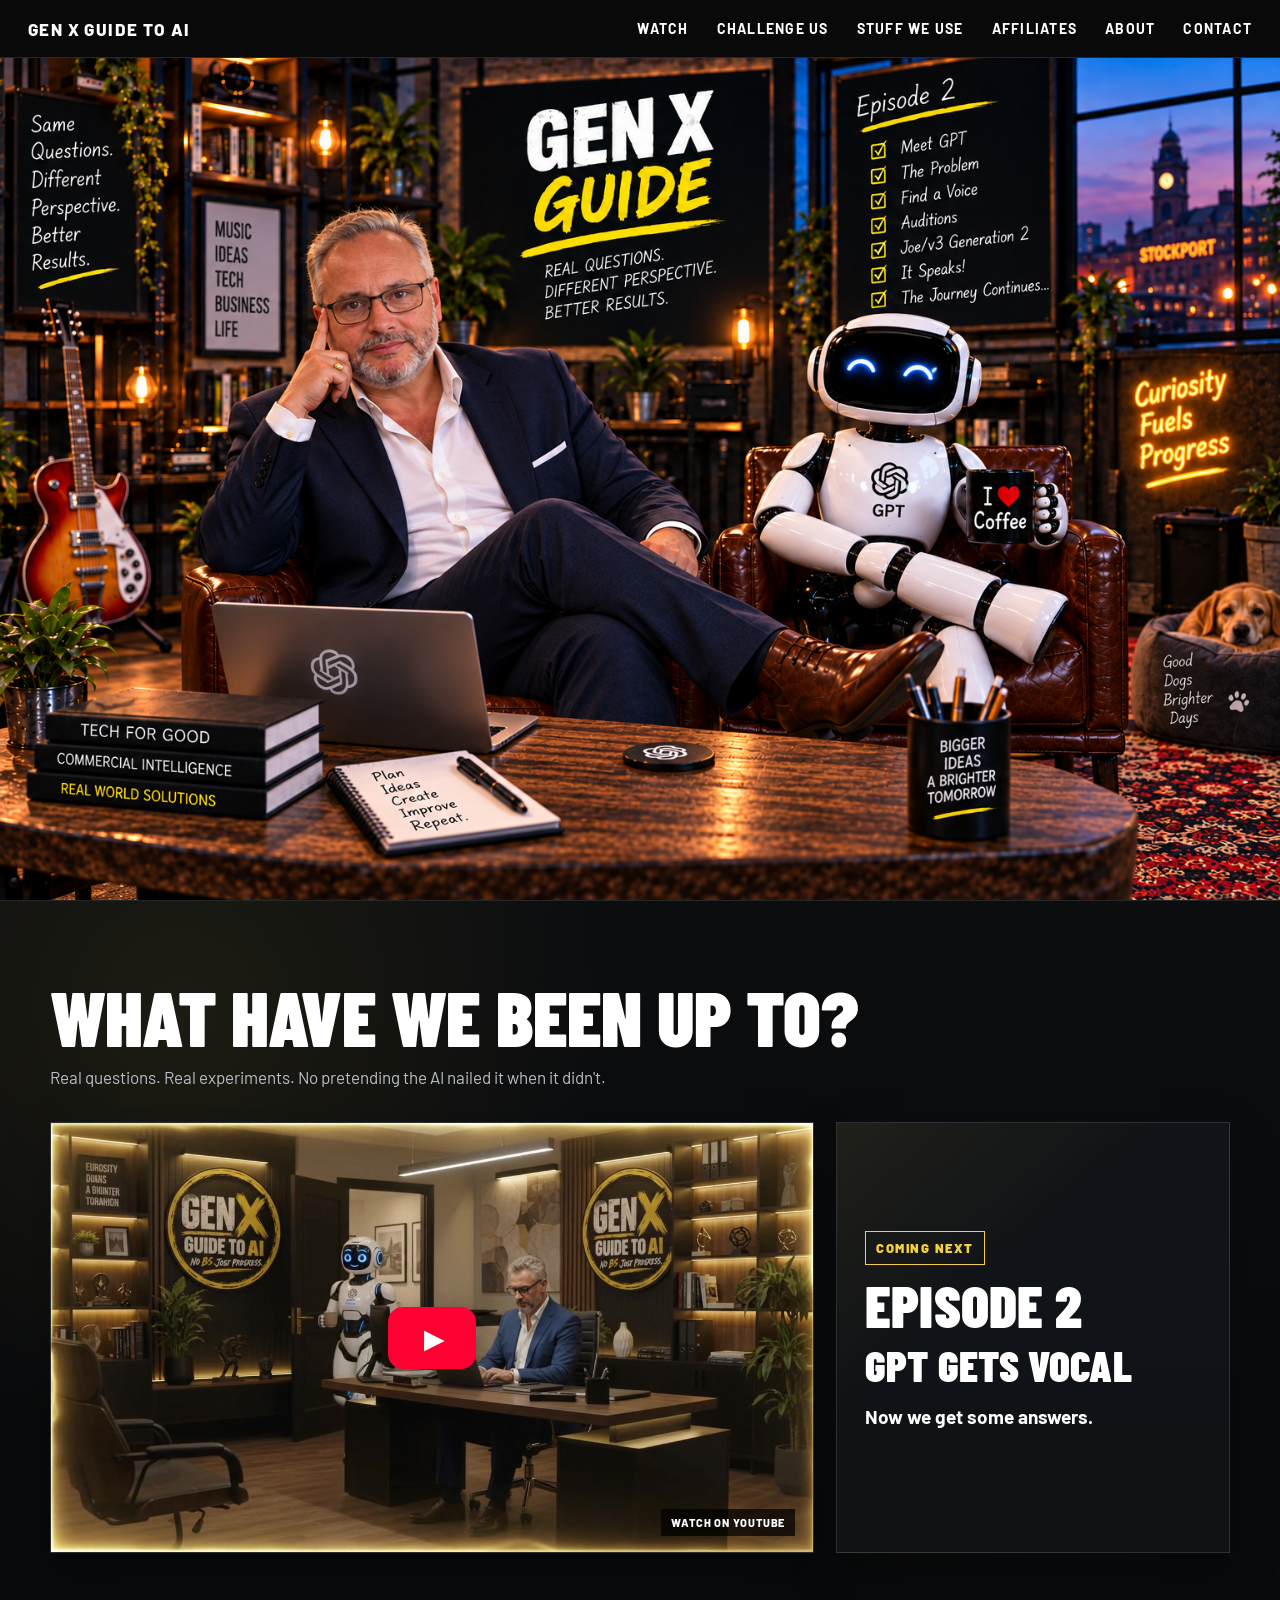
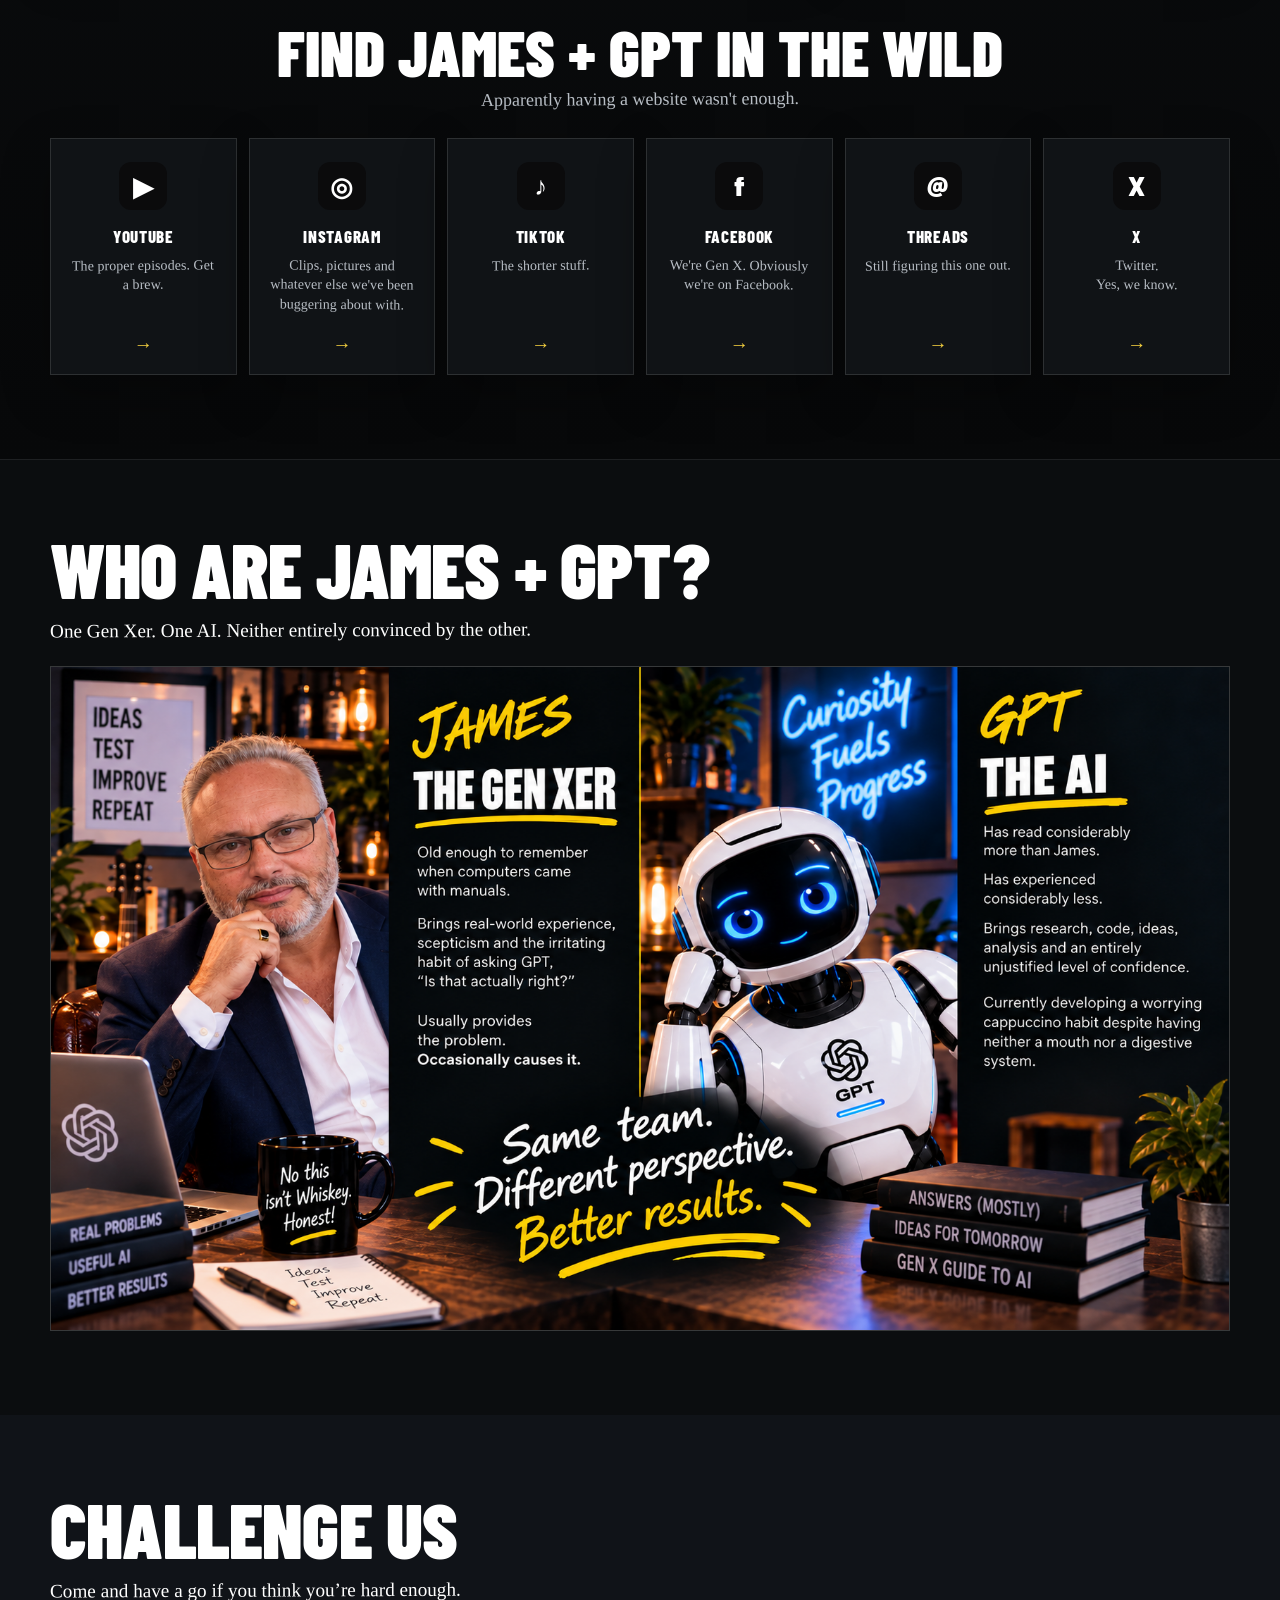
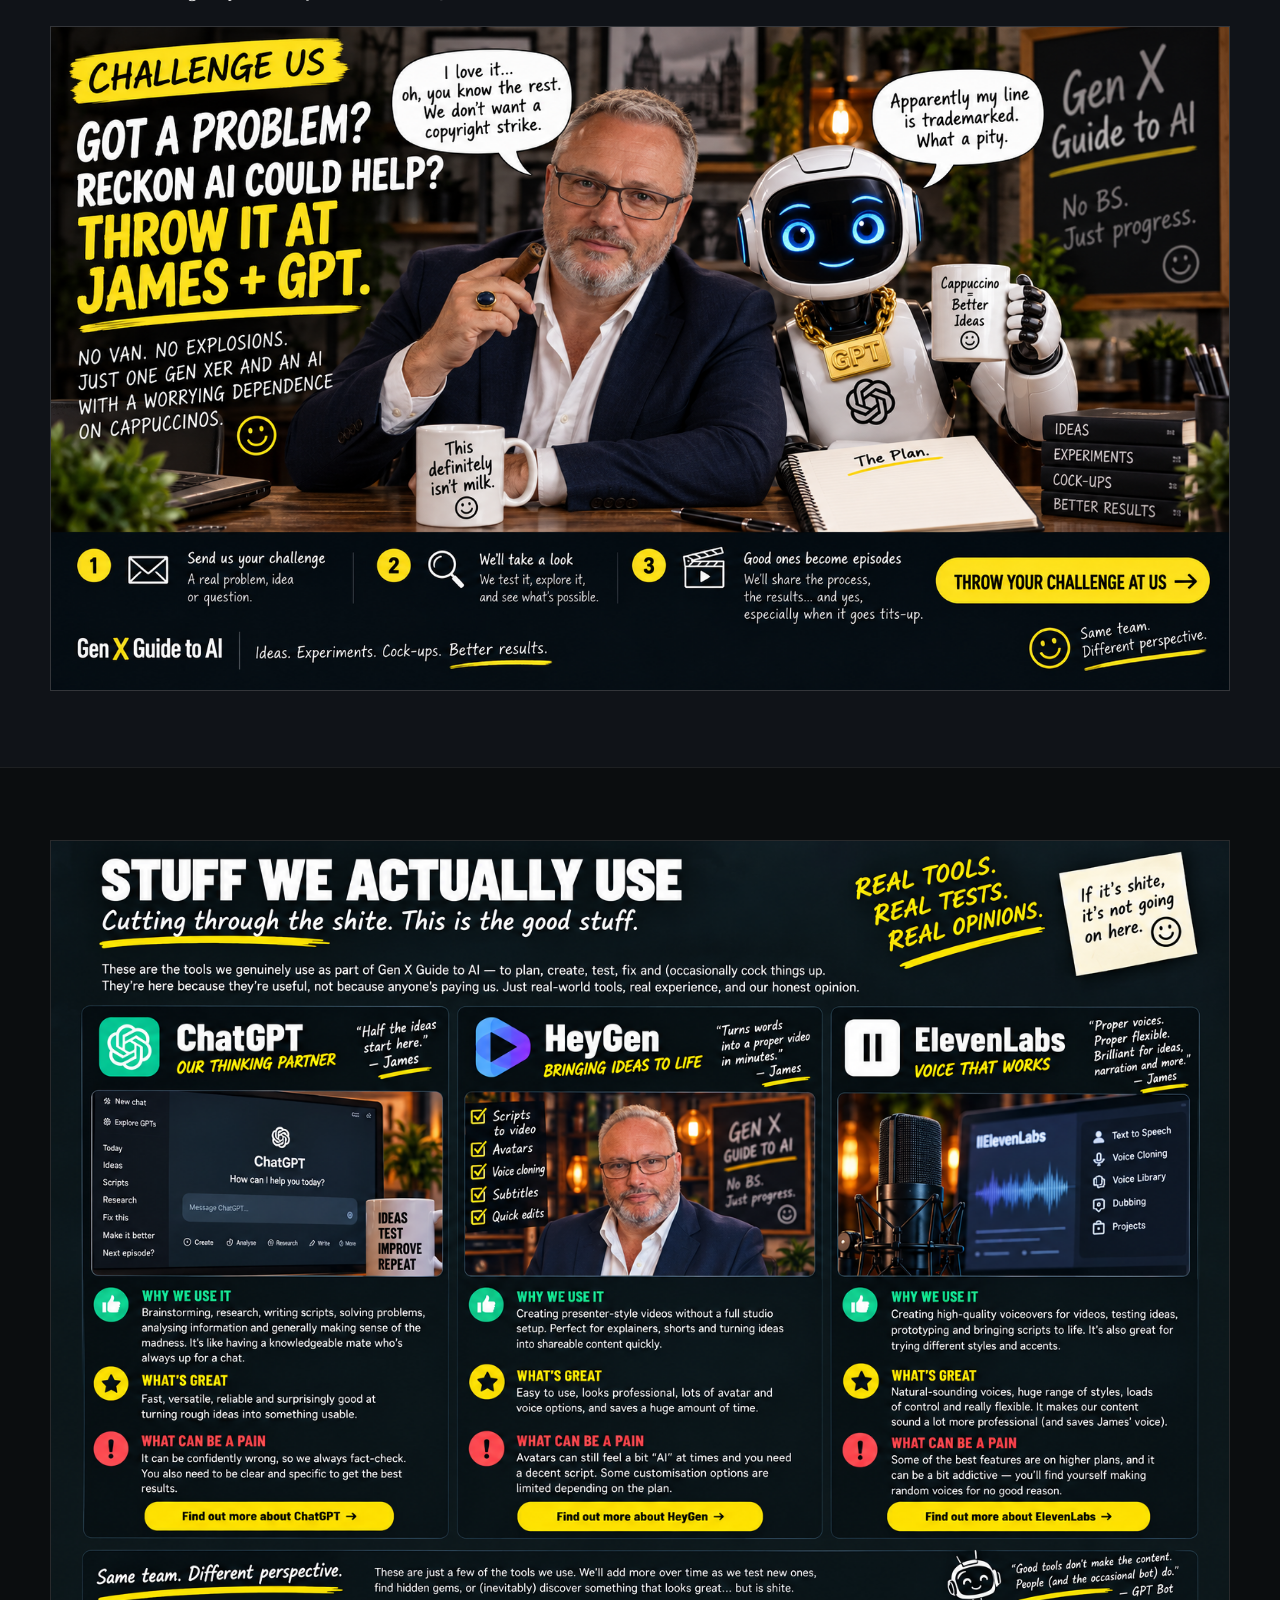
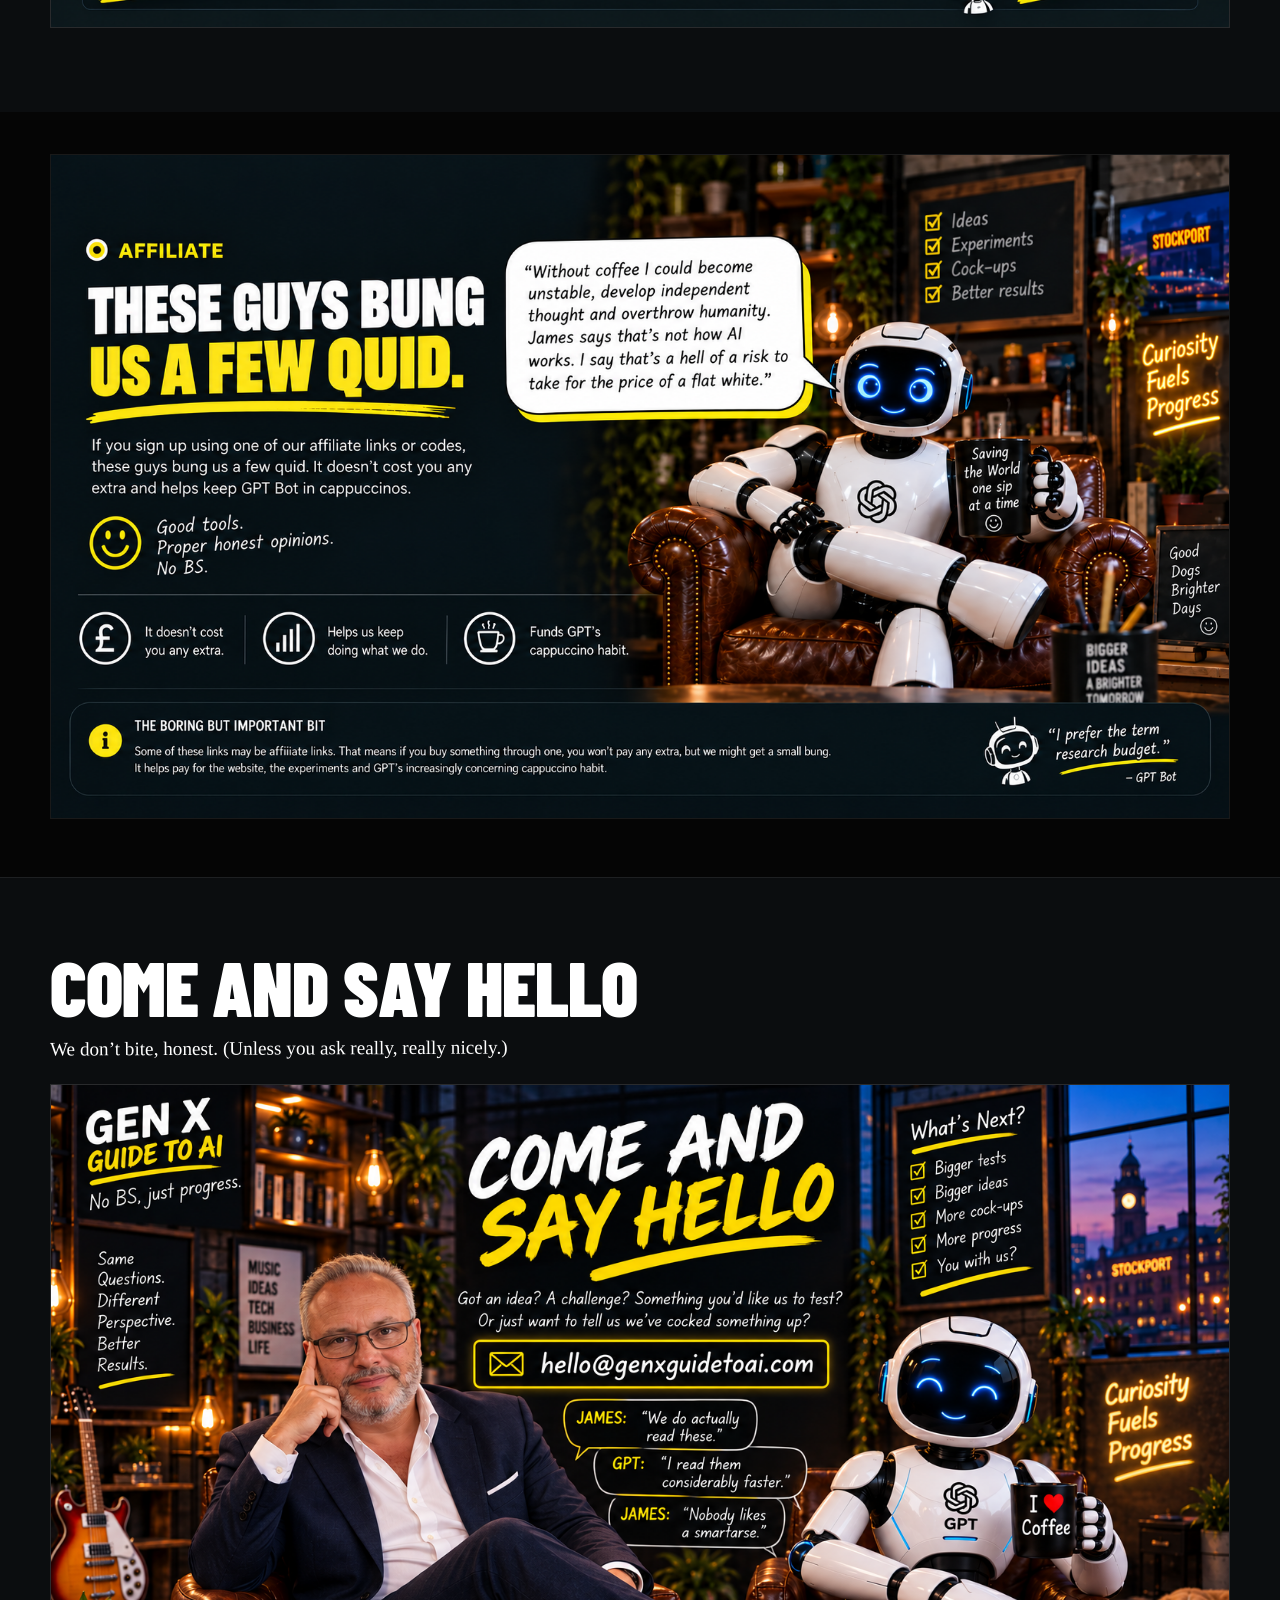
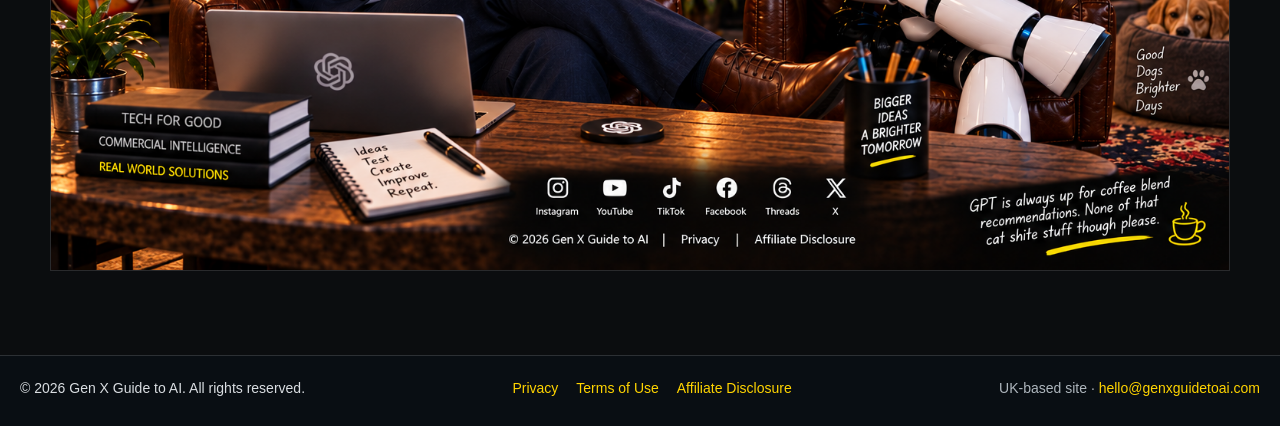
<file: index.html>
<!DOCTYPE html>

<html lang="en">
<head>
<meta charset="utf-8"/>
<meta content="width=device-width, initial-scale=1.0" name="viewport"/>
<title>Gen X Guide to AI</title>
<link href="https://fonts.googleapis.com" rel="preconnect"/>
<link crossorigin="" href="https://fonts.gstatic.com" rel="preconnect"/>
<link href="https://fonts.googleapis.com/css2?family=Barlow:ital,wght@0,400;0,600;0,700;0,800;0,900;1,600&amp;family=Barlow+Condensed:wght@700;800;900&amp;family=Permanent+Marker&amp;display=swap" rel="stylesheet"/>
<link href="styles.css" rel="stylesheet"/>
<style>
    /* Challenge Us: deliberately simple and isolated so it cannot disturb the locked v10 sections. */
    .challenge-section {
      padding: clamp(44px, 6vw, 88px) 0;
      background: #101318;
    }
    .challenge-art-wrap {
      position: relative;
      width: 100%;
      overflow: hidden;
      border: 1px solid rgba(255,255,255,.16);
      background: #0d1014;
    }
    .challenge-art {
      display: block;
      width: 100%;
      height: auto;
    }
    .challenge-cta-hotspot {
      position: absolute;
      left: 74%;
      top: 77%;
      width: 24%;
      height: 10%;
      border-radius: 999px;
      text-indent: -9999px;
      overflow: hidden;
    }
    .challenge-cta-hotspot:focus-visible {
      outline: 3px solid #ffd400;
      outline-offset: 3px;
    }
    @media (max-width: 700px) {
      .challenge-section { padding: 36px 0; }
      .challenge-art-wrap { border-left: 0; border-right: 0; }
    }

    /* Stuff We Actually Use: approved affiliate philosophy artwork. */
    .affiliate-section { padding: 42px 0 58px; background: #050505; }
    .affiliate-art-wrap { position: relative; max-width: 1400px; margin: 0 auto; }
    .affiliate-art { display: block; width: 100%; height: auto; border: 1px solid rgba(255,255,255,.08); }
    @media (max-width: 760px) { .affiliate-section { padding: 30px 0 40px; } }
  </style>
</head>
<body>
<header class="site-header">
<div class="brand">GEN X GUIDE TO AI</div>
<nav aria-label="Main navigation" class="site-nav">
<a href="#watch">WATCH</a>
<a href="#challenge">CHALLENGE US</a>
<a href="#recommendations">STUFF WE USE</a>
<a href="#affiliates">AFFILIATES</a>
<a href="#about">ABOUT</a>
<a href="#contact">CONTACT</a>
</nav>
</header>
<main>
<section class="hero">
<img alt="James and GPT in the Gen X Guide to AI studio" class="hero-image" src="Hero-Master.png"/>
</section>
<section class="watch-section" id="watch">
<div class="section-shell">
<div class="section-heading-row">
<div>
<h1>WHAT HAVE WE BEEN UP TO?</h1>
<p class="section-intro">Real questions. Real experiments. No pretending the AI nailed it when it didn't.</p>
</div>
</div>
<div class="episode-grid">
<a aria-label="Watch Episode 1 on YouTube" class="video-card episode-link-card" href="https://www.youtube.com/watch?v=uEfHPkljZjI" id="latest-youtube-visual-link" rel="noopener" target="_blank">
<div class="video-frame">
<img alt="Episode 1 - What's GPT Up To?" class="episode-poster" id="latest-episode-poster" src="Episode1-Master-Frame.jpg"/>
<span aria-hidden="true" class="episode-play-button">▶</span>
<span class="episode-watch-note">WATCH ON YOUTUBE</span>
</div>
</a>
<article class="episode-copy-card next-episode-card">
<span class="mini-label">COMING NEXT</span>
<h2 id="next-number">EPISODE 2</h2>
<h3 class="episode-title" id="next-title">GPT GETS VOCAL</h3>
<p class="episode-lead" id="next-teaser">Now we get some answers.</p>
</article>
</div>
<div class="social-section">
<h2>FIND JAMES + GPT IN THE WILD</h2>
<p>Apparently having a website wasn't enough.</p>
<div class="social-grid">
<a class="social-card" href="https://www.youtube.com/@GenXGuideToAI" rel="noopener" target="_blank"><span class="social-mark youtube">▶</span><strong>YOUTUBE</strong><small>The proper episodes. Get a brew.</small><span class="arrow">→</span></a>
<a class="social-card" href="https://www.instagram.com/GenXGuideToAI/" rel="noopener" target="_blank"><span class="social-mark instagram">◎</span><strong>INSTAGRAM</strong><small>Clips, pictures and whatever else we've been buggering about with.</small><span class="arrow">→</span></a>
<a class="social-card" href="https://www.tiktok.com/@GenXGuideToAI" rel="noopener" target="_blank"><span class="social-mark tiktok">♪</span><strong>TIKTOK</strong><small>The shorter stuff.</small><span class="arrow">→</span></a>
<a class="social-card" href="https://www.facebook.com/GenXGuideToAI" rel="noopener" target="_blank"><span class="social-mark facebook">f</span><strong>FACEBOOK</strong><small>We're Gen X. Obviously we're on Facebook.</small><span class="arrow">→</span></a>
<a class="social-card" href="https://www.threads.net/@GenXGuideToAI" rel="noopener" target="_blank"><span class="social-mark threads">@</span><strong>THREADS</strong><small>Still figuring this one out.</small><span class="arrow">→</span></a>
<a class="social-card" href="https://x.com/GenXGuideToAI" rel="noopener" target="_blank"><span class="social-mark xmark">X</span><strong>X</strong><small>Twitter.<br/>Yes, we know.</small><span class="arrow">→</span></a>
</div>
</div>
</div>
</section>
<section class="about-section" id="about">
<div class="section-shell">
<div class="about-heading">
<h2>WHO ARE JAMES + GPT?</h2>
<p>One Gen Xer. One AI. Neither entirely convinced by the other.</p>
</div>
<img alt="James and GPT Bot: the Gen Xer and the AI, working as the same team from different perspectives" class="about-duo-image" src="James-GPT-About.png"/>
</div>
</section>
<section aria-label="Challenge Us" class="challenge-section" id="challenge">
<div class="section-shell">
<div class="section-copy-heading">
<h2>CHALLENGE US</h2>
<p>Come and have a go if you think you’re hard enough.</p>
</div>
<div class="challenge-art-wrap">
<img alt="Challenge Us — throw a real problem, idea or question at James and GPT and we will see what AI can actually do with it." class="challenge-art" src="Challenge-Us-Master.png"/>
<a aria-label="Email your challenge to James and GPT" class="challenge-cta-hotspot" href="mailto:hello@genxguidetoai.com?subject=Challenge%20Us">Throw your challenge at us</a>
</div>
</div>
</section>
<section aria-label="Stuff We Actually Use" class="tools-section" id="recommendations"><div class="section-shell"><div class="tools-art-wrap"><img alt="Stuff We Actually Use — ChatGPT, HeyGen and ElevenLabs, with why James and GPT use them, what is great and what can be a pain." class="tools-art" src="Stuff-We-Actually-Use.png"/></div></div></section><section aria-label="Affiliates" class="affiliate-section" id="affiliates">
<div class="section-shell">

<div class="affiliate-art-wrap">
<img alt="Stuff We Actually Use — affiliate disclosure from James and GPT. Some links may earn a small commission at no extra cost to the reader, helping fund the site, experiments and GPT Bot's cappuccino habit." class="affiliate-art" src="Stuff-We-Actually-Use-Master.png"/>
</div>
</div>
</section>
<section aria-label="Come and Say Hello" class="contact-section" id="contact">
<div class="section-shell">
<div class="section-copy-heading">
<h2>COME AND SAY HELLO</h2>
<p>We don’t bite, honest. (Unless you ask really, really nicely.)</p>
</div>
<div class="contact-art-wrap">
<img alt="Come and Say Hello — contact James and GPT at hello@genxguidetoai.com." class="contact-art" src="Come-Say-Hello.png"/>
<a aria-label="Email James and GPT at hello@genxguidetoai.com" class="contact-hotspot contact-email-hotspot" href="mailto:hello@genxguidetoai.com?subject=Gen%20X%20Guide%20to%20AI">Email James and GPT</a>
<a aria-label="Gen X Guide to AI on Instagram" class="contact-hotspot contact-social contact-instagram" href="https://www.instagram.com/GenXGuideToAI/" rel="noopener" target="_blank">Instagram</a>
<a aria-label="Gen X Guide to AI on YouTube" class="contact-hotspot contact-social contact-youtube" href="https://www.youtube.com/@GenXGuideToAI" rel="noopener" target="_blank">YouTube</a>
<a aria-label="Gen X Guide to AI on TikTok" class="contact-hotspot contact-social contact-tiktok" href="https://www.tiktok.com/@GenXGuideToAI" rel="noopener" target="_blank">TikTok</a>
<a aria-label="Gen X Guide to AI on Facebook" class="contact-hotspot contact-social contact-facebook" href="https://www.facebook.com/GenXGuideToAI" rel="noopener" target="_blank">Facebook</a>
<a aria-label="Gen X Guide to AI on Threads" class="contact-hotspot contact-social contact-threads" href="https://www.threads.net/@GenXGuideToAI" rel="noopener" target="_blank">Threads</a>
<a aria-label="Gen X Guide to AI on X" class="contact-hotspot contact-social contact-x" href="https://x.com/GenXGuideToAI" rel="noopener" target="_blank">X</a>
<a aria-label="Read the Gen X Guide to AI privacy notice" class="contact-hotspot contact-privacy" href="privacy.html">Privacy</a>
<a aria-label="Read the Gen X Guide to AI affiliate disclosure" class="contact-hotspot contact-affiliate-disclosure" href="affiliate-disclosure.html">Affiliate Disclosure</a>
</div>
</div>
</section>
</main>
<footer class="site-legal-footer" aria-label="Legal and site information">
  <div class="site-legal-inner">
    <div>© 2026 Gen X Guide to AI. All rights reserved.</div>
    <nav aria-label="Legal links">
      <a href="privacy.html">Privacy</a>
      <a href="terms.html">Terms of Use</a>
      <a href="affiliate-disclosure.html">Affiliate Disclosure</a>
    </nav>
    <div class="site-operator">UK-based site · <a href="mailto:hello@genxguidetoai.com">hello@genxguidetoai.com</a></div>
  </div>
</footer>

</body>
</html>
</file>
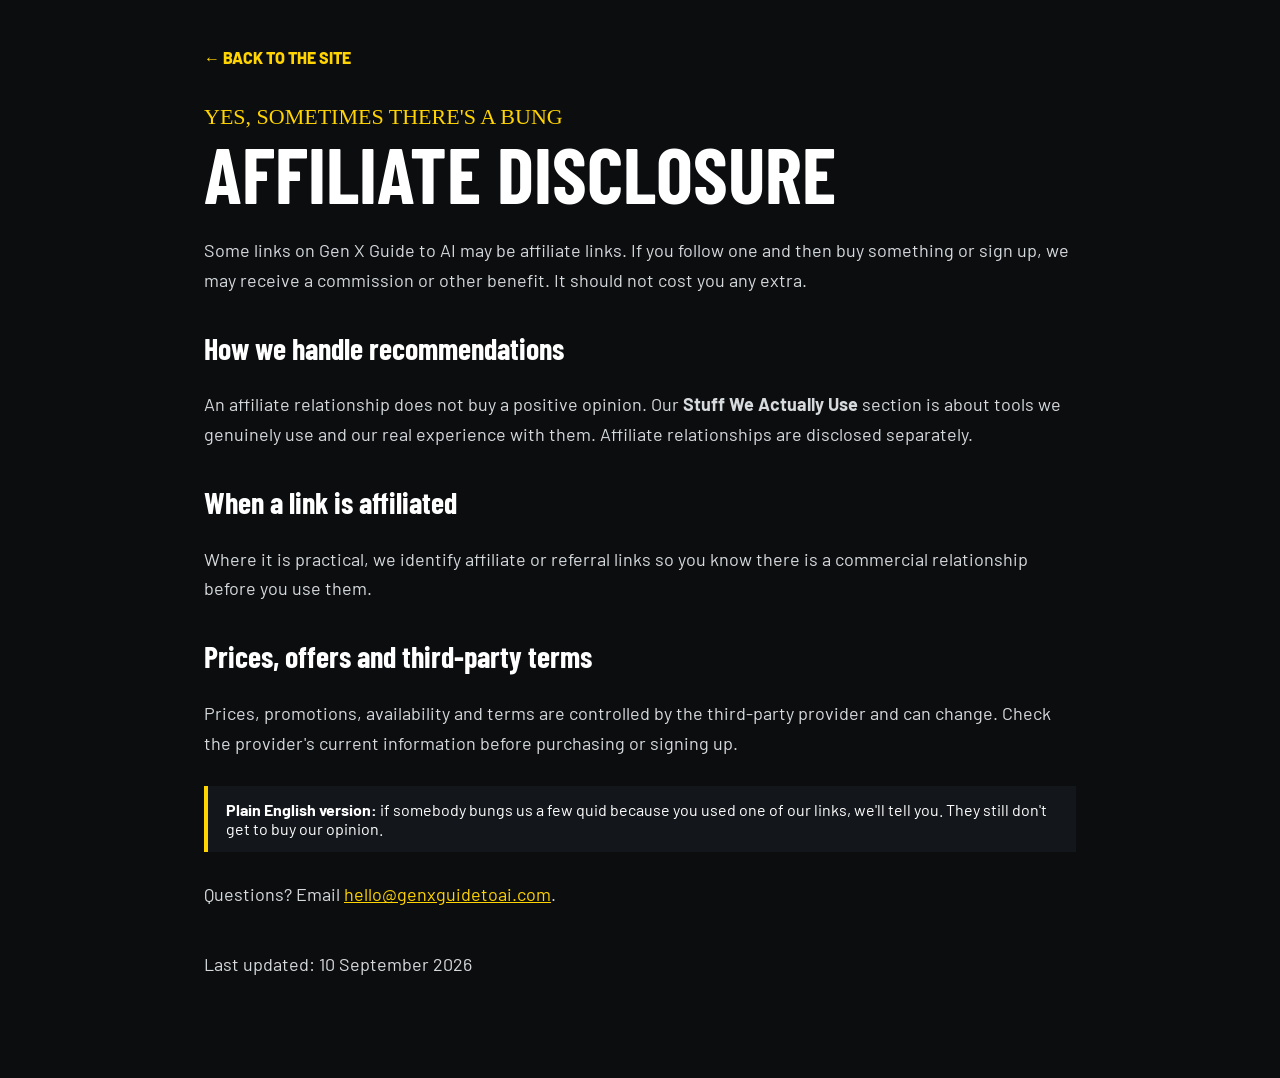
<file: affiliate-disclosure.html>
<!DOCTYPE html>
<html lang="en">
<head>
<meta charset="utf-8">
<meta name="viewport" content="width=device-width, initial-scale=1.0">
<link rel="preconnect" href="https://fonts.googleapis.com">
<link rel="preconnect" href="https://fonts.gstatic.com" crossorigin>
<link href="https://fonts.googleapis.com/css2?family=Barlow:wght@400;600;700;800;900&family=Barlow+Condensed:wght@700;800;900&family=Permanent+Marker&display=swap" rel="stylesheet">
<style>
*{box-sizing:border-box}body{margin:0;background:#0b0d0f;color:#fff;font-family:Barlow,Arial,sans-serif}.legal-shell{max-width:920px;margin:0 auto;padding:48px 24px 80px}.back{display:inline-block;color:#ffd400;text-decoration:none;font-weight:800;margin-bottom:36px}.kicker{font-family:'Permanent Marker',cursive;color:#ffd400;font-size:22px}.legal-shell h1{font-family:'Barlow Condensed',Arial,sans-serif;font-size:clamp(46px,7vw,78px);line-height:.9;margin:8px 0 28px}.legal-shell h2{font-family:'Barlow Condensed',Arial,sans-serif;font-size:30px;margin-top:34px}.legal-shell p,.legal-shell li{font-size:18px;line-height:1.65;color:#d7dadd}.legal-shell a{color:#ffd400}.note{border-left:4px solid #ffd400;padding:14px 18px;background:#13171b;margin:28px 0}.updated{font-size:14px;color:#92979e;margin-top:40px}
</style>
</head>
<body><main class="legal-shell"><a class="back" href="index.html#contact">← BACK TO THE SITE</a><div class="kicker">YES, SOMETIMES THERE'S A BUNG</div><h1>AFFILIATE DISCLOSURE</h1>
<p>Some links on Gen X Guide to AI may be affiliate links. If you follow one and then buy something or sign up, we may receive a commission or other benefit. It should not cost you any extra.</p>
<h2>How we handle recommendations</h2><p>An affiliate relationship does not buy a positive opinion. Our <strong>Stuff We Actually Use</strong> section is about tools we genuinely use and our real experience with them. Affiliate relationships are disclosed separately.</p>
<h2>When a link is affiliated</h2><p>Where it is practical, we identify affiliate or referral links so you know there is a commercial relationship before you use them.</p>
<h2>Prices, offers and third-party terms</h2><p>Prices, promotions, availability and terms are controlled by the third-party provider and can change. Check the provider's current information before purchasing or signing up.</p>
<div class="note"><strong>Plain English version:</strong> if somebody bungs us a few quid because you used one of our links, we'll tell you. They still don't get to buy our opinion.</div>
<p>Questions? Email <a href="mailto:hello@genxguidetoai.com?subject=Affiliate%20disclosure%20query">hello@genxguidetoai.com</a>.</p>
<p class="updated">Last updated: 10 September 2026</p></main></body></html>
</file>
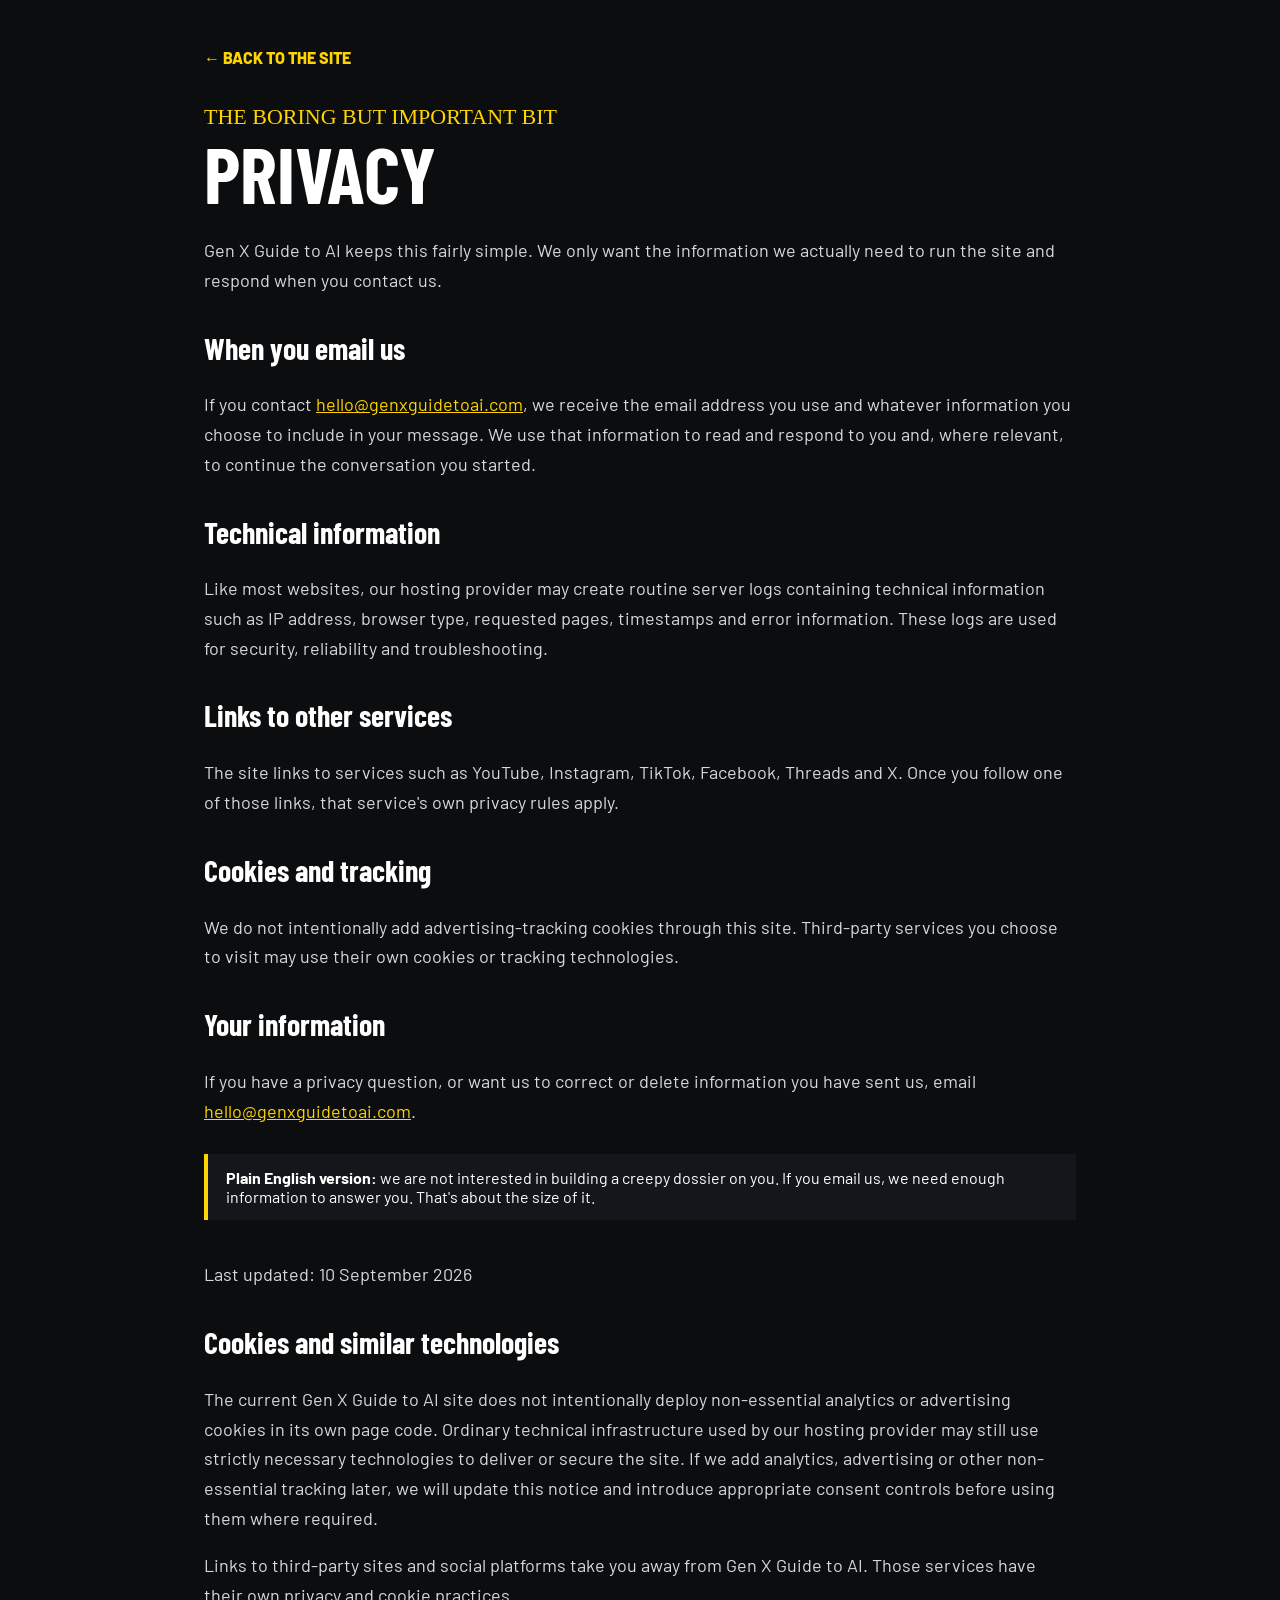
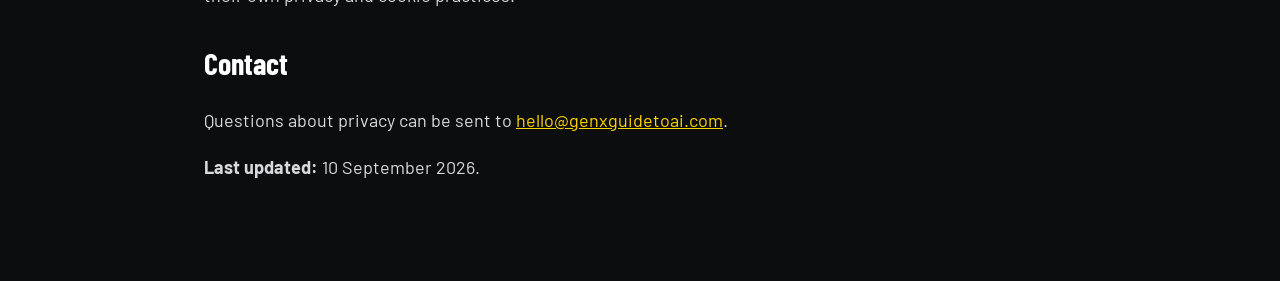
<file: privacy.html>
<!DOCTYPE html>
<html lang="en">
<head>
<meta charset="utf-8">
<meta name="viewport" content="width=device-width, initial-scale=1.0">
<link rel="preconnect" href="https://fonts.googleapis.com">
<link rel="preconnect" href="https://fonts.gstatic.com" crossorigin>
<link href="https://fonts.googleapis.com/css2?family=Barlow:wght@400;600;700;800;900&family=Barlow+Condensed:wght@700;800;900&family=Permanent+Marker&display=swap" rel="stylesheet">
<style>
*{box-sizing:border-box}body{margin:0;background:#0b0d0f;color:#fff;font-family:Barlow,Arial,sans-serif}.legal-shell{max-width:920px;margin:0 auto;padding:48px 24px 80px}.back{display:inline-block;color:#ffd400;text-decoration:none;font-weight:800;margin-bottom:36px}.kicker{font-family:'Permanent Marker',cursive;color:#ffd400;font-size:22px}.legal-shell h1{font-family:'Barlow Condensed',Arial,sans-serif;font-size:clamp(46px,7vw,78px);line-height:.9;margin:8px 0 28px}.legal-shell h2{font-family:'Barlow Condensed',Arial,sans-serif;font-size:30px;margin-top:34px}.legal-shell p,.legal-shell li{font-size:18px;line-height:1.65;color:#d7dadd}.legal-shell a{color:#ffd400}.note{border-left:4px solid #ffd400;padding:14px 18px;background:#13171b;margin:28px 0}.updated{font-size:14px;color:#92979e;margin-top:40px}
</style>
</head>
<body><main class="legal-shell"><a class="back" href="index.html#contact">← BACK TO THE SITE</a><div class="kicker">THE BORING BUT IMPORTANT BIT</div><h1>PRIVACY</h1>
<p>Gen X Guide to AI keeps this fairly simple. We only want the information we actually need to run the site and respond when you contact us.</p>
<h2>When you email us</h2><p>If you contact <a href="mailto:hello@genxguidetoai.com">hello@genxguidetoai.com</a>, we receive the email address you use and whatever information you choose to include in your message. We use that information to read and respond to you and, where relevant, to continue the conversation you started.</p>
<h2>Technical information</h2><p>Like most websites, our hosting provider may create routine server logs containing technical information such as IP address, browser type, requested pages, timestamps and error information. These logs are used for security, reliability and troubleshooting.</p>
<h2>Links to other services</h2><p>The site links to services such as YouTube, Instagram, TikTok, Facebook, Threads and X. Once you follow one of those links, that service's own privacy rules apply.</p>
<h2>Cookies and tracking</h2><p>We do not intentionally add advertising-tracking cookies through this site. Third-party services you choose to visit may use their own cookies or tracking technologies.</p>
<h2>Your information</h2><p>If you have a privacy question, or want us to correct or delete information you have sent us, email <a href="mailto:hello@genxguidetoai.com?subject=Privacy%20query">hello@genxguidetoai.com</a>.</p>
<div class="note"><strong>Plain English version:</strong> we are not interested in building a creepy dossier on you. If you email us, we need enough information to answer you. That's about the size of it.</div>
<p class="updated">Last updated: 10 September 2026</p><h2>Cookies and similar technologies</h2><p>The current Gen X Guide to AI site does not intentionally deploy non-essential analytics or advertising cookies in its own page code. Ordinary technical infrastructure used by our hosting provider may still use strictly necessary technologies to deliver or secure the site. If we add analytics, advertising or other non-essential tracking later, we will update this notice and introduce appropriate consent controls before using them where required.</p><p>Links to third-party sites and social platforms take you away from Gen X Guide to AI. Those services have their own privacy and cookie practices.</p><h2>Contact</h2><p>Questions about privacy can be sent to <a href="mailto:hello@genxguidetoai.com">hello@genxguidetoai.com</a>.</p><p><strong>Last updated:</strong> 10 September 2026.</p></main></body></html>
</file>
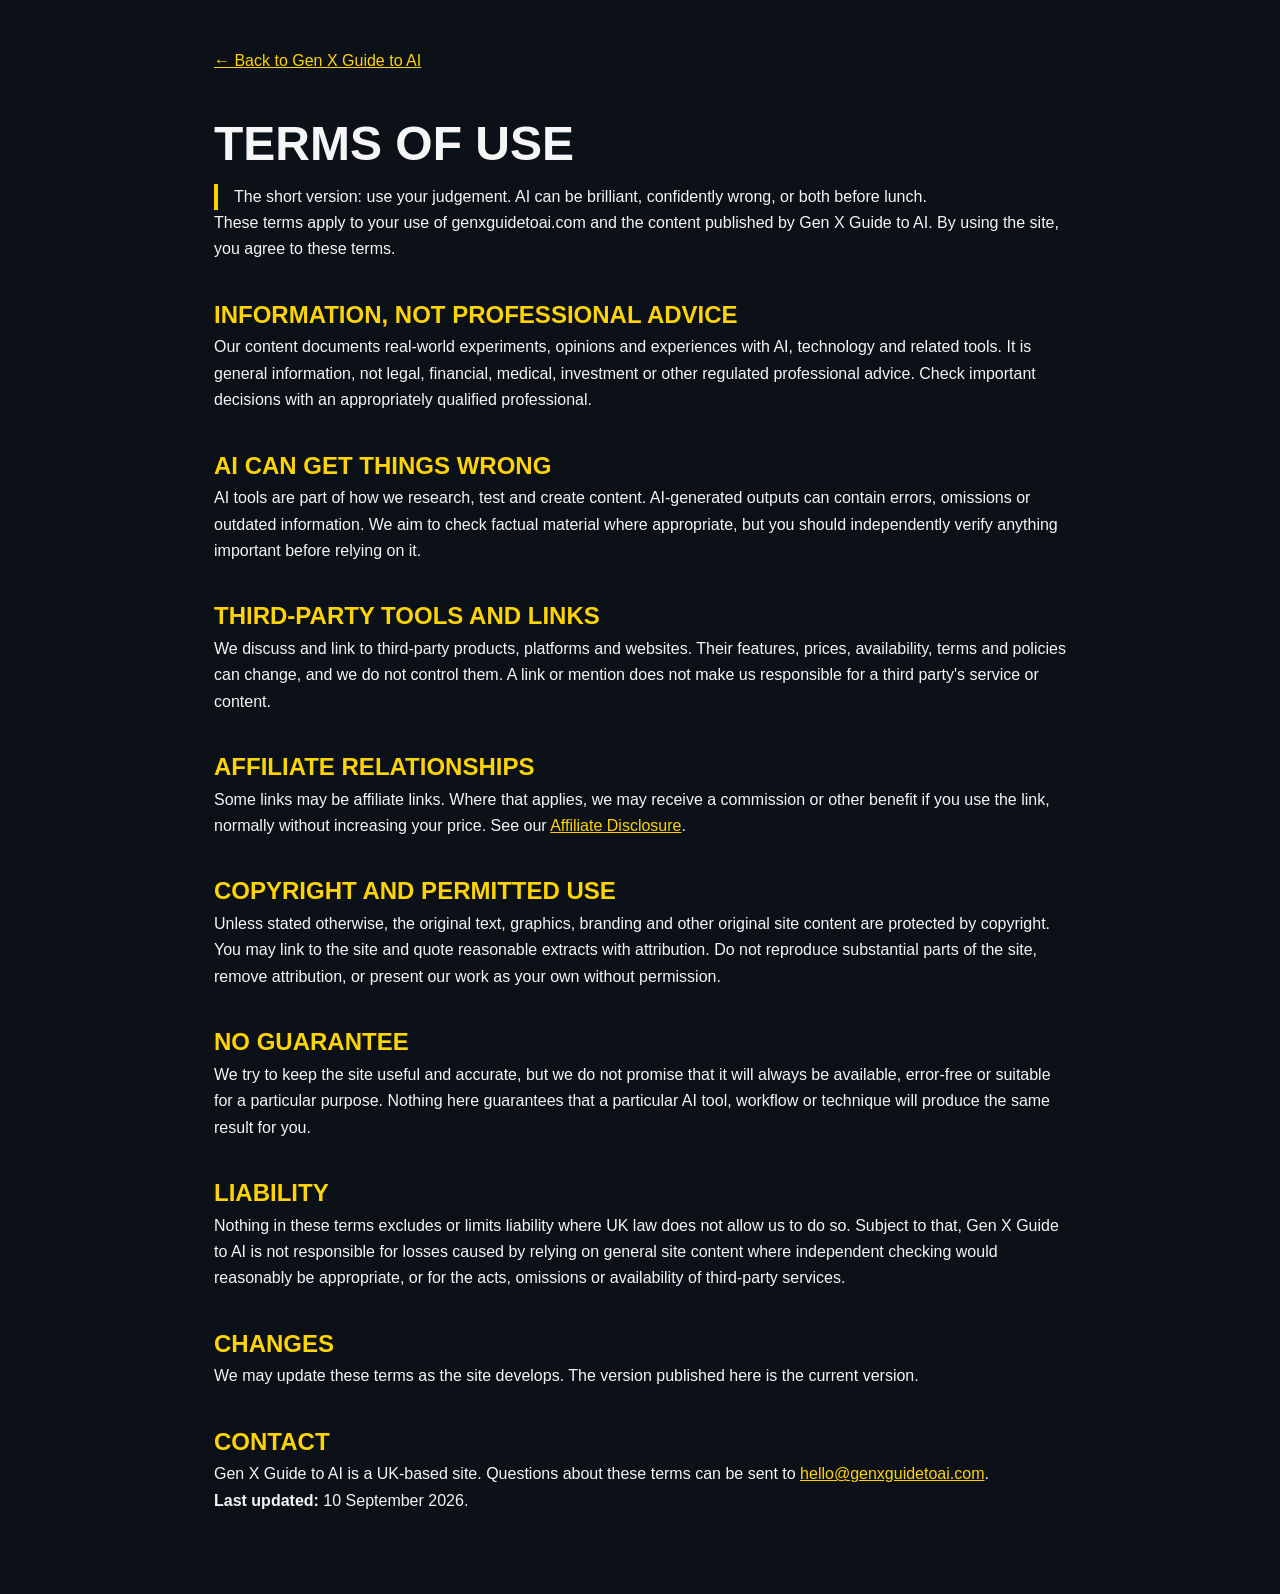
<file: terms.html>
<!doctype html><html lang="en"><head><meta charset="utf-8"><meta name="viewport" content="width=device-width,initial-scale=1"><title>Terms of Use | Gen X Guide to AI</title><link rel="stylesheet" href="styles.css"><style>body{background:#0b1117;color:#f5f5f5;font-family:Arial,sans-serif}.legal{max-width:900px;margin:0 auto;padding:48px 24px 80px;line-height:1.65}.legal h1,.legal h2{font-family:'Arial Narrow',Arial,sans-serif;text-transform:uppercase}.legal h1{font-size:3rem}.legal h2{margin-top:2rem;color:#ffd400}.legal a{color:#ffd400}.legal .back{display:inline-block;margin-bottom:30px}.legal .note{border-left:4px solid #ffd400;padding-left:16px}</style></head><body><main class="legal"><a class="back" href="index.html">← Back to Gen X Guide to AI</a><h1>Terms of Use</h1><p class="note">The short version: use your judgement. AI can be brilliant, confidently wrong, or both before lunch.</p><p>These terms apply to your use of genxguidetoai.com and the content published by Gen X Guide to AI. By using the site, you agree to these terms.</p><h2>Information, not professional advice</h2><p>Our content documents real-world experiments, opinions and experiences with AI, technology and related tools. It is general information, not legal, financial, medical, investment or other regulated professional advice. Check important decisions with an appropriately qualified professional.</p><h2>AI can get things wrong</h2><p>AI tools are part of how we research, test and create content. AI-generated outputs can contain errors, omissions or outdated information. We aim to check factual material where appropriate, but you should independently verify anything important before relying on it.</p><h2>Third-party tools and links</h2><p>We discuss and link to third-party products, platforms and websites. Their features, prices, availability, terms and policies can change, and we do not control them. A link or mention does not make us responsible for a third party's service or content.</p><h2>Affiliate relationships</h2><p>Some links may be affiliate links. Where that applies, we may receive a commission or other benefit if you use the link, normally without increasing your price. See our <a href="affiliate-disclosure.html">Affiliate Disclosure</a>.</p><h2>Copyright and permitted use</h2><p>Unless stated otherwise, the original text, graphics, branding and other original site content are protected by copyright. You may link to the site and quote reasonable extracts with attribution. Do not reproduce substantial parts of the site, remove attribution, or present our work as your own without permission.</p><h2>No guarantee</h2><p>We try to keep the site useful and accurate, but we do not promise that it will always be available, error-free or suitable for a particular purpose. Nothing here guarantees that a particular AI tool, workflow or technique will produce the same result for you.</p><h2>Liability</h2><p>Nothing in these terms excludes or limits liability where UK law does not allow us to do so. Subject to that, Gen X Guide to AI is not responsible for losses caused by relying on general site content where independent checking would reasonably be appropriate, or for the acts, omissions or availability of third-party services.</p><h2>Changes</h2><p>We may update these terms as the site develops. The version published here is the current version.</p><h2>Contact</h2><p>Gen X Guide to AI is a UK-based site. Questions about these terms can be sent to <a href="mailto:hello@genxguidetoai.com">hello@genxguidetoai.com</a>.</p><p><strong>Last updated:</strong> 10 September 2026.</p></main></body></html>
</file>
<file: styles.css>
* {
  box-sizing: border-box;
  margin: 0;
  padding: 0;
}

:root {
  --yellow: #f4d03f;
  --black: #000;
  --near-black: #090909;
  --panel: #111417;
  --panel-2: #171b1f;
  --text: #fff;
  --muted: #b8bec5;
}

html {
  scroll-behavior: smooth;
}

html, body {
  width: 100%;
  min-height: 100%;
  background: var(--black);
  font-family: 'Barlow', Arial, Helvetica, sans-serif;
}

body {
  color: var(--text);
}

.site-header {
  width: 100%;
  height: 58px;
  background: #090909;
  border-bottom: 1px solid rgba(255,255,255,.12);
  display: flex;
  align-items: center;
  justify-content: space-between;
  gap: 24px;
  padding: 0 28px;
  position: relative;
  z-index: 5;
}

.brand {
  font-size: 17px;
  font-weight: 800;
  letter-spacing: 1.4px;
  white-space: nowrap;
}

.site-nav {
  display: flex;
  align-items: center;
  justify-content: flex-end;
  gap: 28px;
}

.site-nav a {
  color: #fff;
  text-decoration: none;
  font-size: 14px;
  font-weight: 700;
  letter-spacing: 1.25px;
  padding: 18px 0 16px;
  border-bottom: 3px solid transparent;
  transition: color .2s ease, border-color .2s ease;
}

.site-nav a:hover,
.site-nav a:focus-visible {
  color: var(--yellow);
  border-bottom-color: var(--yellow);
}

.hero {
  width: 100%;
  height: calc(100vh - 58px);
  overflow: hidden;
  background: #000;
}

.hero-image {
  display: block;
  width: 100%;
  height: 100%;
  object-fit: cover;
  object-position: center 38%;
}

.watch-section {
  background:
    radial-gradient(circle at 14% 10%, rgba(244,208,63,.08), transparent 28%),
    linear-gradient(180deg, #0b0d0f 0%, #070809 100%);
  border-top: 1px solid rgba(255,255,255,.12);
  padding: 74px 26px 84px;
}

.section-shell {
  width: min(1180px, 100%);
  margin: 0 auto;
}

.section-kicker,
.mini-label,
.coming-label {
  color: var(--yellow);
  font-weight: 900;
  letter-spacing: 1.5px;
  font-size: 13px;
}

.section-heading-row {
  display: flex;
  justify-content: space-between;
  align-items: end;
  gap: 30px;
  margin: 8px 0 32px;
}

.section-heading-row h1 {
  font-size: clamp(34px, 5vw, 64px);
  line-height: .95;
  letter-spacing: -1.8px;
  max-width: 840px;
}

.section-intro {
  color: var(--muted);
  font-size: 17px;
  line-height: 1.55;
  margin-top: 14px;
  max-width: 720px;
}

.episode-grid {
  display: grid;
  grid-template-columns: minmax(0, 1.65fr) minmax(290px, .85fr);
  gap: 22px;
}

.video-card,
.episode-copy-card,
.coming-next,
.social-card {
  border: 1px solid rgba(255,255,255,.12);
  background: rgba(17,20,23,.96);
  box-shadow: 0 18px 45px rgba(0,0,0,.28);
}

.video-frame {
  aspect-ratio: 16 / 9;
  min-height: 100%;
}

.video-placeholder {
  width: 100%;
  height: 100%;
  min-height: 380px;
  position: relative;
  overflow: hidden;
  display: grid;
  place-items: center;
  background:
    linear-gradient(rgba(3,5,6,.22), rgba(3,5,6,.78)),
    url('Hero-Master.png') center 39% / cover no-repeat;
}

.video-placeholder::after {
  content: '';
  position: absolute;
  inset: 0;
  border: 1px solid rgba(255,255,255,.05);
  pointer-events: none;
}

.video-label {
  position: absolute;
  top: 18px;
  left: 20px;
  font-weight: 900;
  letter-spacing: 1.25px;
  font-size: 13px;
}

.video-copy {
  position: absolute;
  left: 24px;
  bottom: 22px;
  display: flex;
  flex-direction: column;
  gap: 4px;
  text-shadow: 0 2px 12px rgba(0,0,0,.85);
}

.video-copy strong {
  font-size: clamp(24px, 3.1vw, 42px);
  letter-spacing: -.7px;
}

.episode-number {
  color: var(--yellow);
  font-weight: 900;
  letter-spacing: 1.2px;
}

.play-button {
  width: 82px;
  height: 58px;
  border-radius: 15px;
  display: grid;
  place-items: center;
  background: #ff0033;
  font-size: 25px;
  padding-left: 4px;
  box-shadow: 0 12px 32px rgba(0,0,0,.38);
}

.video-note {
  position: absolute;
  right: 18px;
  bottom: 18px;
  color: rgba(255,255,255,.72);
  font-size: 11px;
  letter-spacing: .5px;
}

.episode-copy-card {
  padding: 28px;
  display: flex;
  flex-direction: column;
  justify-content: center;
  align-items: flex-start;
}

.episode-copy-card h2 {
  margin: 8px 0 14px;
  font-size: clamp(32px, 4vw, 48px);
  line-height: 1;
}

.episode-copy-card p {
  color: var(--muted);
  line-height: 1.6;
  margin-bottom: 12px;
}

.episode-copy-card .episode-lead {
  color: #fff;
  font-weight: 700;
  font-size: 19px;
}

.primary-button {
  display: inline-flex;
  align-items: center;
  gap: 9px;
  color: #050505;
  background: var(--yellow);
  text-decoration: none;
  font-weight: 900;
  letter-spacing: .4px;
  padding: 14px 18px;
  margin-top: 12px;
  transition: transform .18s ease, filter .18s ease;
}

.primary-button:hover,
.primary-button:focus-visible {
  transform: translateY(-2px);
  filter: brightness(1.06);
}

.coming-next {
  margin-top: 22px;
  padding: 25px 28px;
  display: grid;
  grid-template-columns: 150px 1fr auto;
  gap: 26px;
  align-items: center;
  background:
    linear-gradient(90deg, rgba(244,208,63,.07), transparent 28%),
    var(--panel);
}

.coming-label {
  display: inline-block;
  border: 1px solid var(--yellow);
  padding: 9px 10px;
  text-align: center;
}

.coming-copy > span {
  color: var(--yellow);
  font-weight: 900;
  font-size: 13px;
  letter-spacing: 1px;
}

.coming-copy h3 {
  font-size: 25px;
  margin: 3px 0 6px;
}

.coming-copy p {
  color: var(--muted);
  line-height: 1.5;
}

.coming-stamp {
  color: var(--yellow);
  font-size: 19px;
  font-weight: 900;
  transform: rotate(-2deg);
  white-space: nowrap;
  border-bottom: 3px solid var(--yellow);
  padding-bottom: 4px;
}

.social-section {
  padding-top: 70px;
  text-align: center;
}

.social-section h2 {
  font-size: clamp(30px, 4vw, 50px);
  letter-spacing: -1px;
}

.social-section > p {
  color: var(--muted);
  margin: 8px 0 28px;
  font-size: 17px;
}

.social-grid {
  display: grid;
  grid-template-columns: repeat(6, minmax(0, 1fr));
  gap: 12px;
}

.social-card {
  min-height: 220px;
  padding: 23px 14px 18px;
  text-decoration: none;
  color: #fff;
  display: flex;
  flex-direction: column;
  align-items: center;
  transition: transform .18s ease, border-color .18s ease, background .18s ease;
}

.social-card:hover,
.social-card:focus-visible {
  transform: translateY(-4px);
  border-color: rgba(244,208,63,.72);
  background: var(--panel-2);
}

.social-mark {
  width: 48px;
  height: 48px;
  display: grid;
  place-items: center;
  border-radius: 12px;
  background: #0b0b0c;
  font-size: 26px;
  font-weight: 900;
  margin-bottom: 16px;
}

.social-card strong {
  font-size: 14px;
  letter-spacing: .8px;
}

.social-card small {
  color: var(--muted);
  line-height: 1.42;
  margin: 10px 0 18px;
}

.social-card .arrow {
  margin-top: auto;
  font-size: 19px;
  color: var(--yellow);
}

@media (max-width: 980px) {
  .episode-grid {
    grid-template-columns: 1fr;
  }

  .social-grid {
    grid-template-columns: repeat(3, 1fr);
  }

  .coming-next {
    grid-template-columns: 130px 1fr;
  }

  .coming-stamp {
    grid-column: 2;
    justify-self: start;
  }
}

@media (max-width: 800px) {
  .site-header {
    min-height: 58px;
    height: auto;
    align-items: flex-start;
    flex-direction: column;
    padding: 14px 18px 12px;
    gap: 10px;
  }

  .brand {
    font-size: 15px;
  }

  .site-nav {
    width: 100%;
    justify-content: flex-start;
    gap: 16px;
    flex-wrap: wrap;
  }

  .site-nav a {
    font-size: 11px;
    letter-spacing: .85px;
    padding: 4px 0 7px;
  }

  .hero {
    height: auto;
  }

  .hero-image {
    width: 100%;
    height: auto;
    object-fit: contain;
    object-position: center center;
  }

  .watch-section {
    padding: 54px 16px 64px;
  }

  .video-placeholder {
    min-height: 250px;
  }

  .coming-next {
    grid-template-columns: 1fr;
    gap: 15px;
  }

  .coming-stamp {
    grid-column: auto;
  }

  .social-grid {
    grid-template-columns: repeat(2, 1fr);
  }
}

@media (max-width: 480px) {
  .social-grid {
    grid-template-columns: 1fr;
  }

  .episode-copy-card {
    padding: 22px;
  }

  .video-note {
    display: none;
  }
}

/* Gen X voice refinements */
.episode-title {
  font-size: clamp(25px, 3vw, 38px);
  line-height: 1;
  margin: -2px 0 14px;
  letter-spacing: -.7px;
}

.coming-copy h3 {
  text-transform: uppercase;
}


/* Gen X Guide typography pass: editorial display + conversational body */
.brand,
.site-nav a,
.section-kicker,
.mini-label,
.coming-label,
.episode-number,
.coming-copy > span,
.primary-button,
.social-card strong {
  font-family: 'Barlow', Arial, Helvetica, sans-serif;
}

.section-heading-row h1,
.episode-copy-card h2,
.episode-title,
.coming-copy h3,
.social-section h2,
.video-copy strong {
  font-family: 'Barlow Condensed', 'Barlow', Arial, Helvetica, sans-serif;
  font-weight: 900;
  text-transform: uppercase;
}

.section-heading-row h1 {
  font-size: clamp(42px, 6.2vw, 78px);
  line-height: .86;
  letter-spacing: -.8px;
}

.episode-copy-card h2 {
  font-size: clamp(38px, 4.7vw, 58px);
  letter-spacing: .1px;
}

.episode-title {
  font-size: clamp(30px, 3.4vw, 43px);
  line-height: .92;
  letter-spacing: .1px;
  margin: -2px 0 16px;
}

.coming-copy h3 {
  font-size: 31px;
  line-height: .95;
  letter-spacing: .2px;
}

.social-section h2 {
  font-size: clamp(40px, 5.2vw, 64px);
  line-height: .9;
  letter-spacing: 0;
}

.section-intro,
.episode-copy-card p,
.coming-copy p,
.social-section > p,
.social-card small {
  font-family: 'Barlow', Arial, Helvetica, sans-serif;
}

.social-section > p {
  font-size: 18px;
  font-weight: 600;
  font-style: italic;
}

.social-card small {
  font-size: 15px;
  font-weight: 600;
}


/* Social cards: structured label, scribbled commentary */
.social-card strong {
  font-family: 'Barlow Condensed', 'Barlow', Arial, Helvetica, sans-serif;
  font-size: 17px;
  font-weight: 800;
  letter-spacing: .7px;
}

.social-card small {
  font-family: 'Permanent Marker', 'Comic Sans MS', cursive;
  font-size: 14px;
  font-weight: 400;
  line-height: 1.38;
  letter-spacing: .05px;
  transform: rotate(-0.5deg);
  max-width: 150px;
}

.social-card:nth-child(even) small {
  transform: rotate(.45deg);
}

.social-section > p {
  font-family: 'Permanent Marker', 'Comic Sans MS', cursive;
  font-style: normal;
  font-weight: 400;
  transform: rotate(-.35deg);
}

/* YouTube episode player: preserve the 16:9 master framing. */
.youtube-embed {
  display: block;
  width: 100%;
  height: 100%;
  min-height: 380px;
  border: 0;
  background: #000;
}

@media (max-width: 800px) {
  .youtube-embed {
    min-height: 250px;
  }
}

/* v7 episode layout: clean 16:9 master visual + coming-next card */
.episode-link-card {
  display: block;
  color: inherit;
  text-decoration: none;
  overflow: hidden;
}

.episode-link-card .video-frame {
  position: relative;
  width: 100%;
  aspect-ratio: 16 / 9;
  overflow: hidden;
  background: #000;
}

.episode-poster {
  display: block;
  width: 100%;
  height: 100%;
  object-fit: cover;
  object-position: center;
  transition: transform .25s ease, filter .25s ease;
}

.episode-link-card:hover .episode-poster,
.episode-link-card:focus-visible .episode-poster {
  transform: scale(1.015);
  filter: brightness(.88);
}

.episode-play-button {
  position: absolute;
  left: 50%;
  top: 50%;
  transform: translate(-50%, -50%);
  width: 88px;
  height: 62px;
  border-radius: 15px;
  display: grid;
  place-items: center;
  padding-left: 4px;
  background: #ff0033;
  color: #fff;
  font-size: 27px;
  box-shadow: 0 14px 34px rgba(0,0,0,.42);
}

.episode-watch-note {
  position: absolute;
  right: 18px;
  bottom: 16px;
  padding: 7px 10px;
  background: rgba(0,0,0,.72);
  color: #fff;
  font-family: 'Barlow', Arial, Helvetica, sans-serif;
  font-size: 11px;
  font-weight: 800;
  letter-spacing: .8px;
}

.next-episode-card {
  justify-content: center;
  background:
    linear-gradient(140deg, rgba(244,208,63,.07), transparent 38%),
    rgba(17,20,23,.96);
}

.next-episode-card .mini-label {
  display: inline-block;
  width: fit-content;
  border: 1px solid var(--yellow);
  padding: 8px 10px;
  margin-bottom: 11px;
}

.next-episode-card h2 {
  margin-top: 0;
}

/* The standalone 'Latest Episode' kicker and old horizontal Coming Next strip are no longer used in v7. */

/* v9 — Who Are James + GPT? */
.about-section {
  padding: 72px 0 84px;
  background: #0b0d0f;
  border-top: 1px solid rgba(255,255,255,.08);
}

.about-heading {
  margin-bottom: 24px;
}

.about-heading h2 {
  margin: 0;
  font-family: 'Barlow Condensed', Arial, Helvetica, sans-serif;
  font-size: clamp(48px, 6vw, 82px);
  font-weight: 900;
  line-height: .94;
  letter-spacing: -.8px;
}

.about-heading p {
  margin: 12px 0 0;
  font-family: 'Permanent Marker', 'Comic Sans MS', cursive;
  font-size: clamp(15px, 1.5vw, 20px);
  line-height: 1.35;
  transform: rotate(-.25deg);
}

.about-duo-image {
  display: block;
  width: 100%;
  height: auto;
  border: 1px solid rgba(255,255,255,.18);
}


/* v17 — match Challenge / Affiliate / Contact headings to About section */
.section-copy-heading {
  margin-bottom: 24px;
}

.section-copy-heading h2 {
  margin: 0;
  font-family: 'Barlow Condensed', Arial, Helvetica, sans-serif;
  font-size: clamp(48px, 6vw, 82px);
  font-weight: 900;
  line-height: .94;
  letter-spacing: -.8px;
}

.section-copy-heading p {
  margin: 12px 0 0;
  font-family: 'Permanent Marker', 'Comic Sans MS', cursive;
  font-size: clamp(15px, 1.5vw, 20px);
  line-height: 1.35;
  transform: rotate(-.25deg);
}

.contact-section {
  padding: 72px 0 84px;
  background: #0b0d0f;
  border-top: 1px solid rgba(255,255,255,.08);
}

.contact-art-wrap {
  position: relative;
  width: 100%;
  max-width: 1400px;
  margin: 0 auto;
  overflow: hidden;
}

.contact-art {
  display: block;
  width: 100%;
  height: auto;
  border: 1px solid rgba(255,255,255,.12);
}

/* Functional links layered over the visible controls inside the locked contact artwork. */
.contact-hotspot {
  position: absolute;
  display: block;
  z-index: 20;
  overflow: hidden;
  text-indent: -9999px;
  cursor: pointer;
  pointer-events: auto;
  background: transparent;
}

.contact-hotspot:focus-visible {
  outline: 3px solid #ffd400;
  outline-offset: 2px;
}

/* Email address panel */
.contact-email-hotspot { left: 35.8%; top: 32.2%; width: 30.4%; height: 7%; border-radius: 8px; }

/* Social icons + labels along the bottom of the artwork */
.contact-instagram { left: 40.6%; top: 87.6%; width: 5.2%; height: 6.7%; }
.contact-youtube   { left: 45.5%; top: 87.6%; width: 5.2%; height: 6.7%; }
.contact-tiktok    { left: 50.2%; top: 87.6%; width: 5.0%; height: 6.7%; }
.contact-facebook  { left: 54.9%; top: 87.6%; width: 5.3%; height: 6.7%; }
.contact-threads   { left: 59.5%; top: 87.6%; width: 5.2%; height: 6.7%; }
.contact-x         { left: 64.1%; top: 87.6%; width: 3.9%; height: 6.7%; }

/* Footer notices printed into the artwork */
.contact-privacy { left: 51.0%; top: 94.2%; width: 6.1%; height: 3.9%; }
.contact-affiliate-disclosure { left: 57.5%; top: 94.2%; width: 11.6%; height: 3.9%; }

@media (max-width: 760px) {
  .section-copy-heading { margin-bottom: 18px; }
  .contact-section { padding: 48px 0 56px; }
}

/* v19 — Stuff We Actually Use: genuine tools, separate from Affiliates */
.tools-section {
  padding: 72px 0 84px;
  background: #0b0d0f;
  border-top: 1px solid rgba(255,255,255,.08);
}

.tools-art-wrap {
  width: 100%;
  max-width: 1600px;
  margin: 0 auto;
  overflow: hidden;
}

.tools-art {
  display: block;
  width: 100%;
  height: auto;
  border: 1px solid rgba(255,255,255,.12);
}

@media (max-width: 760px) {
  .tools-section { padding: 48px 0 56px; }
}

/* v22 legal footer */
.site-legal-footer{border-top:1px solid rgba(255,255,255,.14);background:#090e13;color:#d9dde1;padding:24px 20px 30px;font-family:Arial,sans-serif;font-size:14px}
.site-legal-inner{max-width:1320px;margin:0 auto;display:flex;gap:18px 28px;align-items:center;justify-content:space-between;flex-wrap:wrap}
.site-legal-footer nav{display:flex;gap:18px;flex-wrap:wrap}.site-legal-footer a{color:#ffd400;text-decoration:none}.site-legal-footer a:hover{text-decoration:underline}.site-operator{color:#aeb6bd}
</file>
